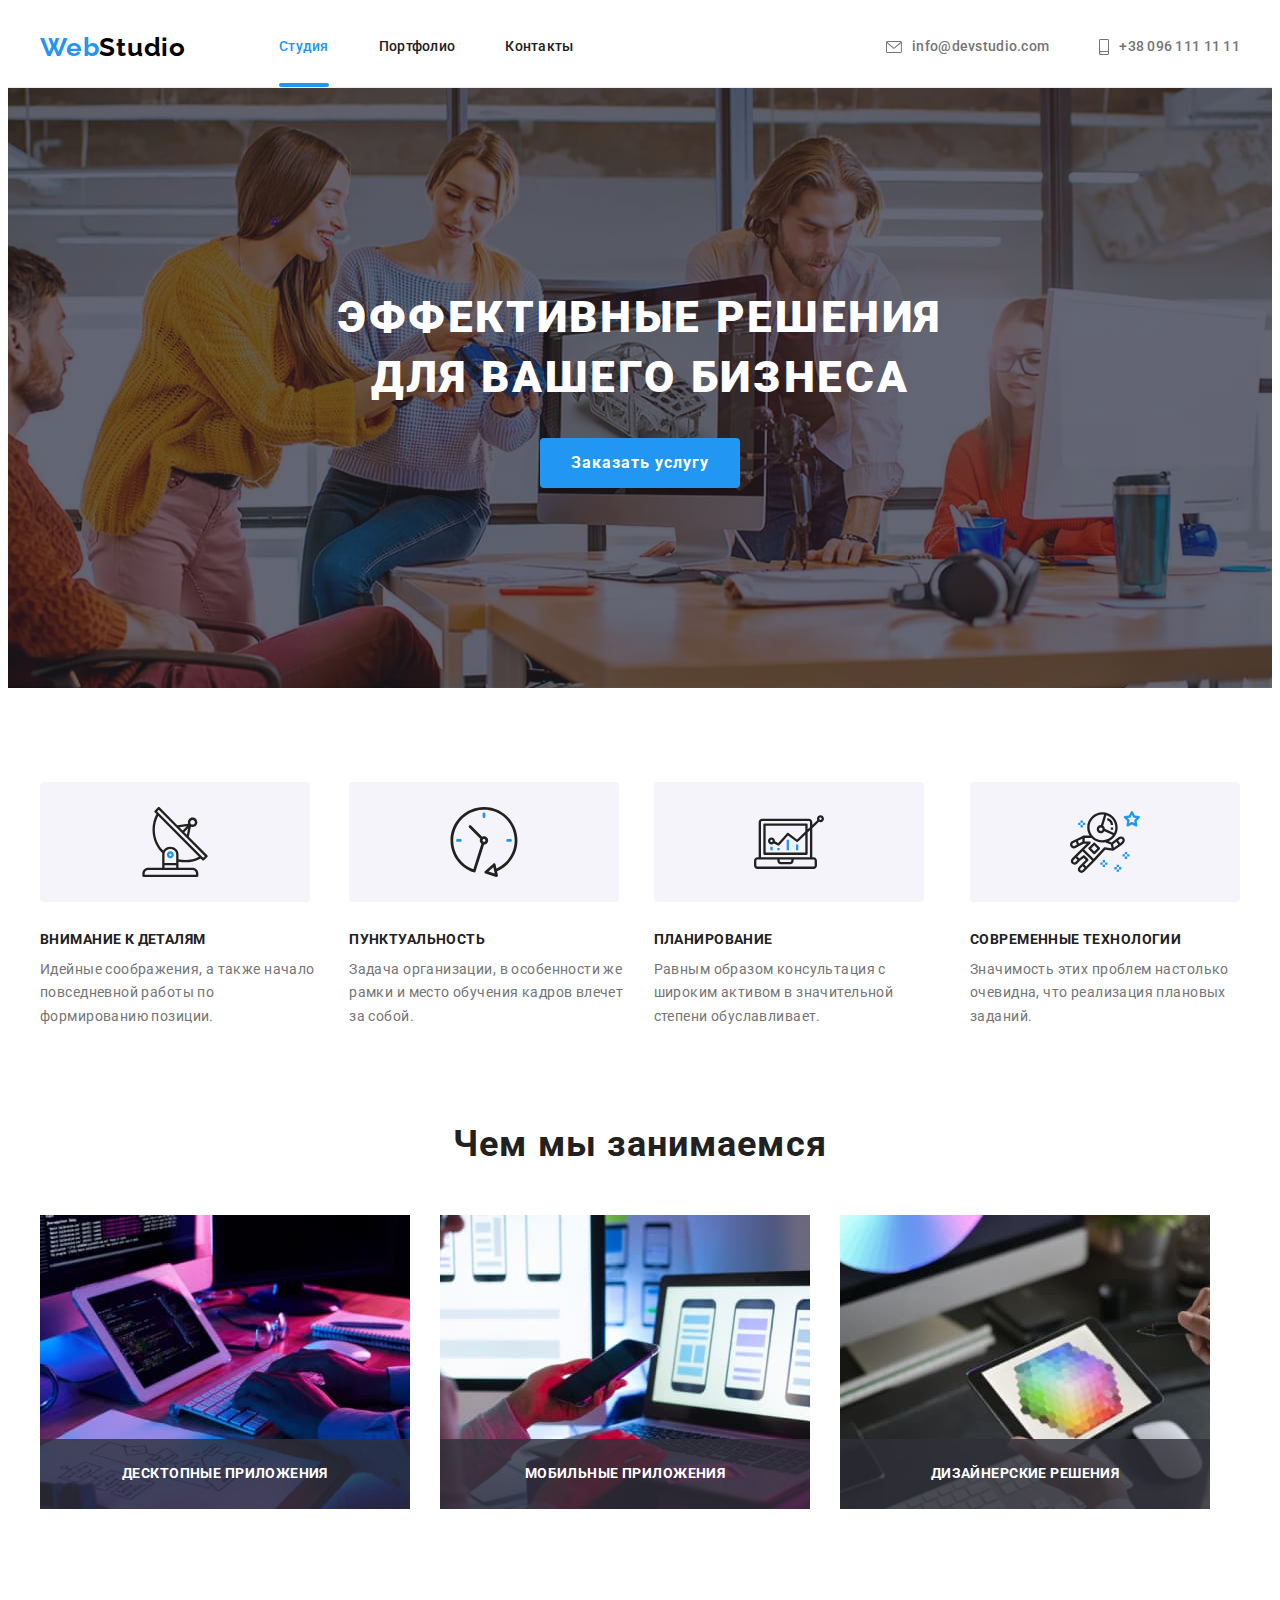
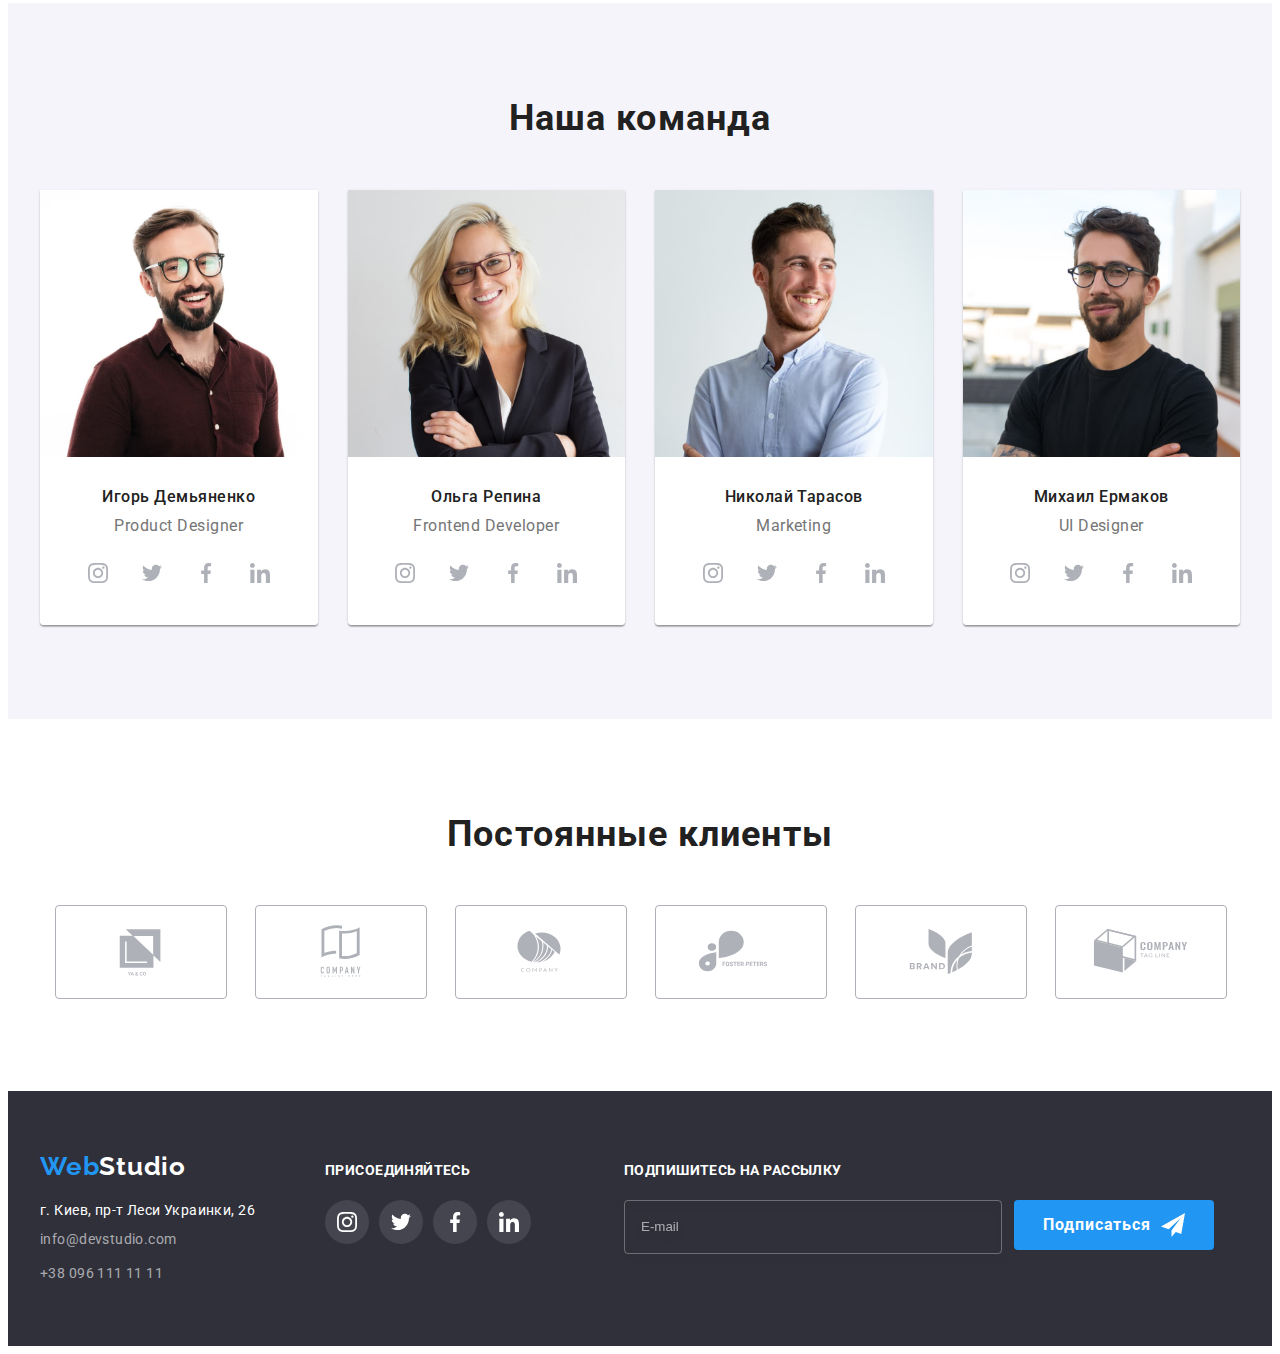
<file: index.html>
<!DOCTYPE html>
<html lang="ru">
<head>
    <meta charset="UTF-8">
    <meta http-equiv="X-UA-Compatible" content="IE=edge">
    <meta name="viewport" content="width=device-width, initial-scale=1.0">
    <link rel="preconnect" href="https://fonts.googleapis.com"> 
    <link rel="preconnect" href="https://fonts.gstatic.com" crossorigin> 
    <link href="https://fonts.googleapis.com/css2?family=Raleway:wght@700&family=Roboto:wght@400;500;700;900&display=swap" rel="stylesheet">
    
    <title>WebStudio</title>
    <link rel="stylesheet" href="https://cdnjs.cloudflare.com/ajax/libs/modern-normalize/1.1.0/modern-normalize.min.css" integrity="sha512-wpPYUAdjBVSE4KJnH1VR1HeZfpl1ub8YT/NKx4PuQ5NmX2tKuGu6U/JRp5y+Y8XG2tV+wKQpNHVUX03MfMFn9Q==" crossorigin="anonymous" referrerpolicy="no-referrer" />
    <link rel="stylesheet" href="./css/main.min.css">
</head>

<body>

    <!--Хедер-->
    <header class="header">
        <div class="container header__container">

            <nav class="nav">
                
                <a class="logo header__logo link" href="./index.html"><span class="logo__accent">Web</span>Studio</a>
                
                <ul class="nav__list list">
                    <li class="nav__item"><a class="nav__link link nav__link--current" href="./index.html">Студия</a></li>
                    <li class="nav__item"><a class="nav__link link" href="./portfolio.html">Портфолио</a></li>
                    <li class="nav__item"><a class="nav__link link" href="">Контакты</a></li>
                </ul> 
                    
            </nav>
            
            <ul class="contact list">
                    <li class="contact__item">
                        <a class="contact__link link" href="mailto:info@devstudio.com">
                            <svg class="contact__icon" width="16" height="12">
                                <use href="./images/icons.svg#icon-mail"></use>
                            </svg>info@devstudio.com
                        </a>
                    </li>
                    <li class="contact__item">
                        <a class="contact__link link" href="tel:+380961111111">
                            <svg class="contact__icon" width="10" height="16">
                                <use href="./images/icons.svg#icon-tel"></use>
                            </svg>+38 096 111 11 11
                        </a>
                    </li>
            </ul>
            
        </div>
    </header>
    
    <main>

        <!--Герой-->
        <section class="hero">
            <div class="container">
                <h1 class="hero__title">Эффективные решения для вашего бизнеса</h1>
                <button type="button" class="btn" data-modal-open>Заказать услугу</button>
            </div>
        </section>
        

        <!--Наши преимущества-->
        <section class="benefits">
            <div class="container">
                <h2 class="visually-hidden">Наши приимущества</h2>

                <ul class="benefits-list list">
                    <li class="benefits-list__item">
                        <div class="benefits-box">
                            <svg class="benefits-box__icon" width="70" height="70">
                                <use href="./images/icons.svg#icon-antenna"></use>
                            </svg>
                        </div>
                        <h3 class="benefits-list__title">Внимание к деталям</h3>

                        <p class="benefits-list__text">Идейные соображения, а также начало повседневной работы по формированию позиции.</p>
                    </li>
                    <li class="benefits-list__item">
                        <div class="benefits-box">
                            <svg class="benefits-box__icon" width="70" height="70">
                                <use href="./images/icons.svg#icon-clock"></use>
                            </svg>
                        </div>
                        <h3 class="benefits-list__title">Пунктуальность</h3>
                    
                        <p class="benefits-list__text">Задача организации, в особенности же рамки и место обучения кадров влечет за собой.</p>
                    </li>
                    <li class="benefits-list__item">
                        <div class="benefits-box">
                            <svg class="benefits-box__icon" width="70" height="70">
                                <use href="./images/icons.svg#icon-diagram"></use>
                            </svg>
                        </div>
                        <h3 class="benefits-list__title">Планирование</h3>
                    
                        <p class="benefits-list__text">Равным образом консультация с широким активом в значительной степени обуславливает.</p>
                    </li>
                    <li class="benefits-list__item">
                        <div class="benefits-box">
                            <svg class="benefits-box__icon" width="70" height="70">
                                <use href="./images/icons.svg#icon-astronaut"></use>
                            </svg>
                        </div>
                        <h3 class="benefits-list__title">Современные технологии</h3>
                    
                        <p class="benefits-list__text">Значимость этих проблем настолько очевидна, что реализация плановых заданий.</p>
                    </li>
                </ul>
            </div>
        </section>

        <!--Чем мы занимаемся-->
        <section class="work">
            <div class="container">
                <h2 class="work__title">Чем мы занимаемся</h2>

                <ul class="work-list list">
                    <li class="work-list__item">
                        <div class="work-list__box">
                            <img src="./images/box-1.jpg" alt="разработка десктопных приложений" width="370">
                            <p class="work-list__text">Десктопные приложения</p>
                        </div>
                    </li>
                    <li class="work-list__item">
                        <div class="work-list__box">
                            <img src="./images/box-2.jpg" alt="разработка мобильных приложений" width="370">
                            <p class="work-list__text">Мобильные приложения</p>
                        </div>    
                    </li>
                    <li class="work-list__item">
                        <div class="work-list__box">
                            <img src="./images/box-3.jpg" alt="разработка дизайнерских решений" width="370">
                            <p class="work-list__text">Дизайнерские решения</p>
                        </div>    
                    </li>
                </ul>
            </div>
        </section>

        <!--Наша команда-->
        <section class="team">
            <div class="container">

                <h2 class="team__title">Наша команда</h2>

                <ul class="team-list list">
                    <li class="team-list__item">
                        <img src="./images/foto-1.jpg" alt="фото Игоря Демьяненко" width="270">
                        <div class="team-list__card">
                            <h3 class="team-list__title">Игорь Демьяненко</h3>
                            <p lang="en" class="team-list__text">Product Designer</p>
                            <ul class="soc-list list">
                                <li class="soc-list__item">
                                    <a href="" class="soc-list__link link">
                                        <svg class="soc-list__icon" width="20" height="20">
                                            <use href="./images/icons.svg#icon-instagram"></use>
                                        </svg>
                                    </a>
                                </li>
                                <li class="soc-list__item">
                                    <a href="" class="soc-list__link link">
                                        <svg class="soc-list__icon" width="20" height="20">
                                            <use href="./images/icons.svg#icon-twitter"></use>
                                        </svg>
                                    </a>
                                </li>
                                <li class="soc-list__item">
                                    <a href="" class="soc-list__link link">
                                        <svg class="soc-list__icon" width="20" height="20">
                                            <use href="./images/icons.svg#icon-facebook"></use>
                                        </svg>
                                    </a>
                                </li>
                                <li class="soc-list__item">
                                    <a href="" class="soc-list__link link">
                                        <svg class="soc-list__icon" width="20" height="20">
                                            <use href="./images/icons.svg#icon-linkedin"></use>
                                        </svg>
                                    </a>
                                </li>
                            </ul>
                        </div>
                    </li>
                    <li class="team-list__item">
                        <img src="./images/foto-2.jpg" alt="фото Ольги Репиной" width="270">
                        <div class="team-list__card">
                            <h3 class="team-list__title">Ольга Репина</h3>
                            <p lang="en" class="team-list__text">Frontend Developer</p>
                            <ul class="soc-list list">
                                <li class="soc-list__item">
                                    <a href="" class="soc-list__link link">
                                        <svg class="soc-list__icon" width="20" height="20">
                                            <use href="./images/icons.svg#icon-instagram"></use>
                                        </svg>
                                    </a>
                                </li>
                                <li class="soc-list__item">
                                    <a href="" class="soc-list__link link">
                                        <svg class="soc-list__icon" width="20" height="20">
                                            <use href="./images/icons.svg#icon-twitter"></use>
                                        </svg>
                                    </a>
                                </li>
                                <li class="soc-list__item">
                                    <a href="" class="soc-list__link link">
                                        <svg class="soc-list__icon" width="20" height="20">
                                            <use href="./images/icons.svg#icon-facebook"></use>
                                        </svg>
                                    </a>
                                </li>
                                <li class="soc-list__item">
                                    <a href="" class="soc-list__link link">
                                        <svg class="soc-list__icon" width="20" height="20">
                                            <use href="./images/icons.svg#icon-linkedin"></use>
                                        </svg>
                                    </a>
                                </li>
                            </ul>
                        </div>
                    </li>
                    <li class="team-list__item">
                        <img src="./images/foto-3.jpg" alt="фото Николая Тарасова" width="270">
                        <div class="team-list__card">
                            <h3 class="team-list__title">Николай Тарасов</h3>
                            <p lang="en" class="team-list__text">Marketing</p>
                            <ul class="soc-list list">
                                <li class="soc-list__item">
                                    <a href="" class="soc-list__link link">
                                        <svg class="soc-list__icon" width="20" height="20">
                                            <use href="./images/icons.svg#icon-instagram"></use>
                                        </svg>
                                    </a>
                                </li>
                                <li class="soc-list__item">
                                    <a href="" class="soc-list__link link">
                                        <svg class="soc-list__icon" width="20" height="20">
                                            <use href="./images/icons.svg#icon-twitter"></use>
                                        </svg>
                                    </a>
                                </li>
                                <li class="soc-list__item">
                                    <a href="" class="soc-list__link link">
                                        <svg class="soc-list__icon" width="20" height="20">
                                            <use href="./images/icons.svg#icon-facebook"></use>
                                        </svg>
                                    </a>
                                </li>
                                <li class="soc-list__item">
                                    <a href="" class="soc-list__link link">
                                        <svg class="soc-list__icon" width="20" height="20">
                                            <use href="./images/icons.svg#icon-linkedin"></use>
                                        </svg>
                                    </a>
                                </li>
                            </ul>
                        </div>
                    </li>
                    <li class="team-list__item">
                        <img src="./images/foto-4.jpg" alt="фото Михаила Ермакова" width="270">
                        <div class="team-list__card">
                            <h3 class="team-list__title">Михаил Ермаков</h3>
                            <p lang="en" class="team-list__text">UI Designer</p>
                            <ul class="soc-list list">
                                <li class="soc-list__item">
                                    <a href="" class="soc-list__link link">
                                        <svg class="soc-list__icon" width="20" height="20">
                                            <use href="./images/icons.svg#icon-instagram"></use>
                                        </svg>
                                    </a>
                                </li>
                                <li class="soc-list__item">
                                    <a href="" class="soc-list__link link">
                                        <svg class="soc-list__icon" width="20" height="20">
                                            <use href="./images/icons.svg#icon-twitter"></use>
                                        </svg>
                                    </a>
                                </li>
                                <li class="soc-list__item">
                                    <a href="" class="soc-list__link link">
                                        <svg class="soc-list__icon" width="20" height="20">
                                            <use href="./images/icons.svg#icon-facebook"></use>
                                        </svg>
                                    </a>
                                </li>
                                <li class="soc-list__item">
                                    <a href="" class="soc-list__link link">
                                        <svg class="soc-list__icon" width="20" height="20">
                                            <use href="./images/icons.svg#icon-linkedin"></use>
                                        </svg>
                                    </a>
                                </li>
                            </ul>
                        </div>
                    </li>
                </ul>
            </div>
        </section>

        <!--Постоянные клиенты-->
        <section class="clients">
            <div class="container">
                <h2 class="clients__title">Постоянные клиенты</h2>
                <ul class="clients__list list">
                    <li class="clients__item">
                        <a href="" class="clients__link">
                            <svg class="clients__icon" width="106" height="60">
                                <use href="./images/icons.svg#icon-client1"></use>
                            </svg>
                        </a>
                    </li>
                    <li class="clients__item">
                        <a href=""  class="clients__link">
                            <svg class="clients__icon" width="106" height="60">
                                <use href="./images/icons.svg#icon-client2"></use>
                            </svg>
                        </a>
                    </li>
                    <li class="clients__item">
                        <a href=""  class="clients__link">
                            <svg class="clients__icon" width="106" height="60">
                                <use href="./images/icons.svg#icon-client3"></use>
                            </svg>
                        </a>
                    </li>
                    <li class="clients__item">
                        <a href=""  class="clients__link">
                            <svg class="clients__icon" width="106" height="60">
                                <use href="./images/icons.svg#icon-client4"></use>
                            </svg>
                        </a>
                    </li>
                    <li class="clients__item">
                        <a href=""  class="clients__link">
                            <svg class="clients__icon" width="106" height="60">
                                <use href="./images/icons.svg#icon-client5"></use>
                            </svg>
                        </a>
                    </li>
                    <li class="clients__item">
                        <a href=""  class="clients__link">
                            <svg class="clients__icon" width="106" height="60">
                                <use href="./images/icons.svg#icon-client6"></use>
                            </svg>
                        </a>
                    </li>
                </ul>
            </div> 
        </section>
    </main>

    <!--Футер-->
    <footer class="footer">
        <div class="container footer__container">
            <div class="footer-address">
                <a class="logo footer__logo link" href="./index.html"><span class="logo__accent">Web</span>Studio</a>

                <address class="footer-address__address">
                    <ul class="footer-address__list list">
                        <li class="footer-address__item"><a class="footer-address__location link" href="https://goo.gl/maps/ZwB9ssRZyBHwh2qP6" target="_blank" rel="noreferrer noopener nofollow">г. Киев, пр-т Леси Украинки, 26</a></li>
                        <li class="footer-address__item"><a class="footer-address__contact link" href="mailto:info@devstudio.com">info@devstudio.com</a></li>
                        <li class="footer-address__item"><a class="footer-address__contact link" href="tel:+380961111111">+38 096 111 11 11</a></li>
                    </ul>   
                </address>
            </div>
            <div class="footer-join">
                <h3 class="footer__title">присоединяйтесь</h3>
                <ul class="footer-join__list list">
                    <li class="footer-join__item">
                        <a class="footer-join__link link">
                            <svg class="footer-join__icon" width="20" height="20">
                                <use href="./images/icons.svg#icon-instagram"></use>
                            </svg>
                        </a>
                    </li>
                    <li class="footer-join__item">
                        <a class="footer-join__link link">
                            <svg class="footer-join__icon" width="20" height="20">
                                <use href="./images/icons.svg#icon-twitter"></use>
                            </svg>
                        </a>
                    </li>
                    <li class="footer-join__item">
                        <a class="footer-join__link link">
                            <svg class="footer-join__icon" width="20" height="20">
                                <use href="./images/icons.svg#icon-facebook"></use>
                            </svg>
                        </a>
                    </li>
                    <li class="footer-join__item">
                        <a class="footer-join__link link">
                            <svg class="footer-join__icon" width="20" height="20">
                                <use href="./images/icons.svg#icon-linkedin"></use>
                            </svg>
                        </a>
                    </li>
                </ul>
            </div>
            <div class="footer-subscribe">
                <h3 class="footer__title">Подпишитесь на рассылку</h3>
                <form class="footer-subscribe__form">
                    <input type="email" name="user-email" placeholder="E-mail" class="footer-subscribe__input">
                    <button type="submit" class="btn footer-subscribe__btn">
                        <span class="footer-subscribe__btn-text">Подписаться</span>
                       <svg class="footer-subscribe__btn-icon" width="24" height="24">
                            <use href="./images/icons.svg#icon-icon-send"></use>
                        </svg> 
                    </button>
                </form>
            </div>
        </div>
    </footer>

    <!---Модальное окно------------------------------------------->
    <div class="backdrop is-hidden" data-modal>
        <div class="modal">
            <button type="button" class="modal-close-btn" data-modal-close>
                <svg class="modal-close-icon" width="18" height="18">
                   <use href="./images/icons.svg#icon-close-modal"></use>
                </svg>
            </button>
            <p class="modal-title">Оставьте свои данные, мы вам перезвоним</p>
            <form class="modal-form">
                <div class="modal-field-wrap">
                    <label for="user-name" class="modal-label">Имя</label>
                    <div class="input-wrap">
                        <input type="text" name="user-name" id="user-name" class="modal-input">
                        <svg class="input-icon" width="18" height="18">
                            <use href="./images/icons.svg#icon-modal-person"></use>
                        </svg>
                    </div> 
                </div>
                
                <div class="modal-field-wrap">
                    <label for="user-tel" class="modal-label">Телефон</label>
                    <div class="input-wrap">
                        <input type="tel" name="user-tel" id="user-tel" class="modal-input">
                        <svg class="input-icon" width="18" height="18">
                            <use href="./images/icons.svg#icon-modal-phone"></use>
                        </svg>
                    </div>
                </div>
                
                <div class="modal-field-wrap">
                    <label for="user-email" class="modal-label">Почта</label>
                    <div class="input-wrap">
                        <input type="email" name="user-email" id="user-email" class="modal-input">
                        <svg class="input-icon" width="18" height="18">
                            <use href="./images/icons.svg#icon-modal-email"></use>
                        </svg> 
                    </div>
                </div>
                
                <div class="modal-field-wrap textarea-wrap">
                    <label for="user-comment" class="modal-label">Комментарий</label>
                    <textarea name="user-comment" id="user-comment" class="modal-textarea" placeholder="Введите текст"
                    ></textarea>
                </div>
                <div class="modal-field-wrap chekcbox-wrap">
                    <input type="checkbox" name="privacy" value="true" class="modal-checkbox visually-hidden" id="privacy"/>
                    <label for="privacy" class="check-text">
                        <span>
                            <svg class="check-icon" width="11" height="8">
                                <use href="./images/icons.svg#icon-check"></use>
                            </svg>
                        </span>Соглашаюсь с рассылкой и принимаю<a href="" class="modal-form-link">Условия договора</a>
                    </label>
                </div>
                <button type="submit" class="btn">Отправить</button>
            </form>
        </div>
    </div>
    <script src="./js/modal.js"></script>
</body>
</html>
</file>
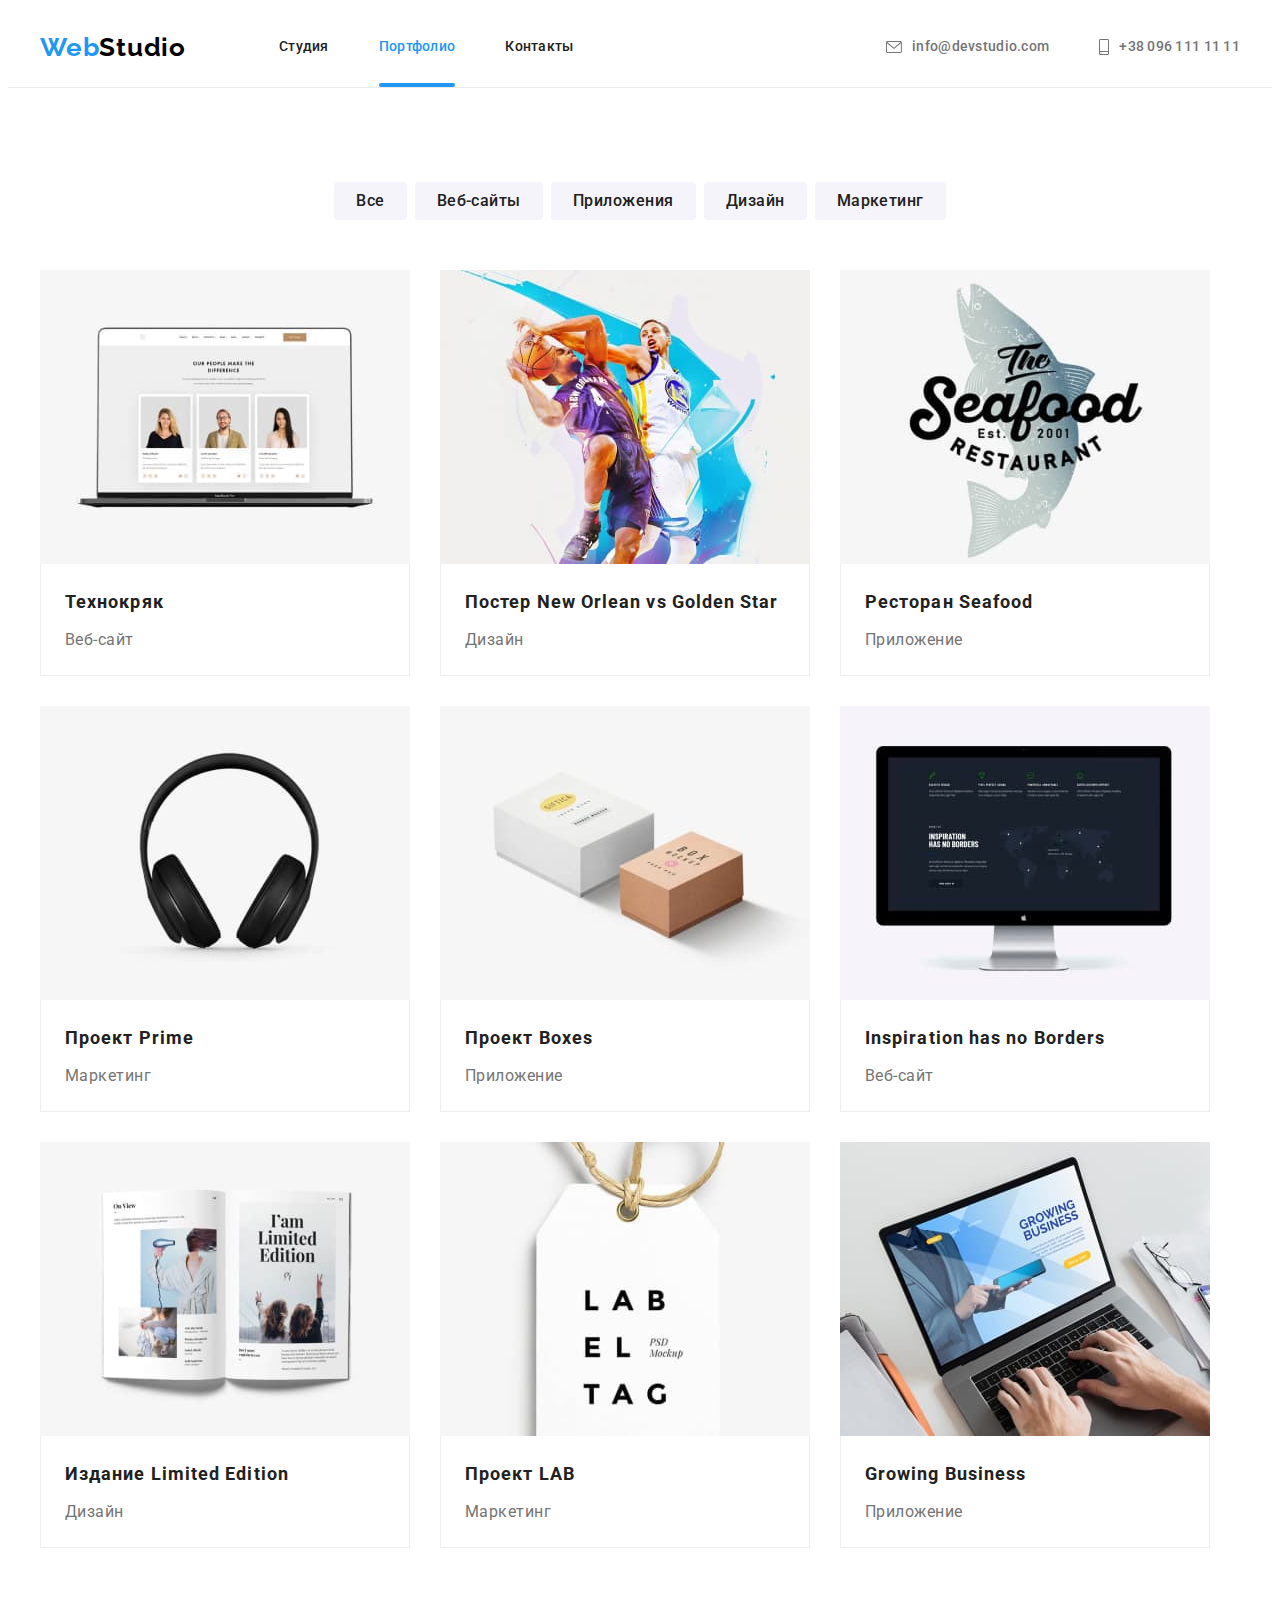
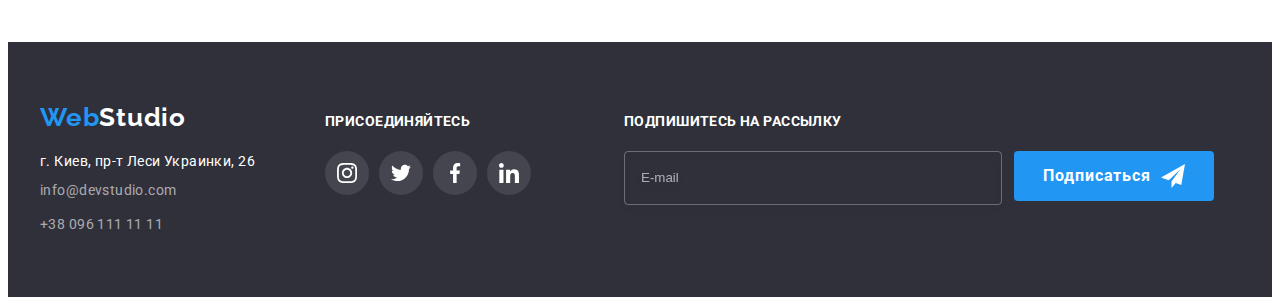
<file: portfolio.html>
<!DOCTYPE html>
<html lang="en">
<head>
    <meta charset="UTF-8">
    <meta http-equiv="X-UA-Compatible" content="IE=edge">
    <meta name="viewport" content="width=device-width, initial-scale=1.0">
    <link rel="preconnect" href="https://fonts.googleapis.com"> 
    <link rel="preconnect" href="https://fonts.gstatic.com" crossorigin> 
    <link href="https://fonts.googleapis.com/css2?family=Raleway:wght@700&family=Roboto:wght@400;500;700;900&display=swap" rel="stylesheet">
    
    <title>Portfolio</title>
    <link rel="stylesheet" href="https://cdnjs.cloudflare.com/ajax/libs/modern-normalize/1.1.0/modern-normalize.min.css" integrity="sha512-wpPYUAdjBVSE4KJnH1VR1HeZfpl1ub8YT/NKx4PuQ5NmX2tKuGu6U/JRp5y+Y8XG2tV+wKQpNHVUX03MfMFn9Q==" crossorigin="anonymous" referrerpolicy="no-referrer" />
    <link rel="stylesheet" href="./css/main.min.css" >
</head>
<body>

    <!--Хедер-->
    <header class="header">
        <div class="container header__container">

            <nav class="nav">
                
                <a class="logo header__logo link" href="./index.html"><span class="logo__accent">Web</span>Studio</a>
                
                <ul class="nav__list list">
                    <li class="nav__item"><a class="nav__link link" href="./index.html">Студия</a></li>
                    <li class="nav__item"><a class="nav__link link nav__link--current" href="./portfolio.html">Портфолио</a></li>
                    <li class="nav__item"><a class="nav__link link" href="">Контакты</a></li>
                </ul> 
                    
            </nav>
            
            <ul class="contact list">
                    <li class="contact__item">
                        <a class="contact__link link" href="mailto:info@devstudio.com">
                            <svg class="contact__icon" width="16" height="12">
                                <use href="./images/icons.svg#icon-mail"></use>
                            </svg>info@devstudio.com
                        </a>
                    </li>
                    <li class="contact__item">
                        <a class="contact__link link" href="tel:+380961111111">
                            <svg class="contact__icon" width="10" height="16">
                                <use href="./images/icons.svg#icon-tel"></use>
                            </svg>+38 096 111 11 11
                        </a>
                    </li>
            </ul>
            
        </div>
    </header>
    
    <main>

        <!--Портфолио-->
        <section class="portfolio">
            <div class="container">

                <h1 class="visually-hidden">Портфолио</h1>

                <ul class="portfolio-filter__list list">
                    <li class="portfolio-filter__item"><button type="button" class="portfolio-filter__btn">Все</button></li>
                    <li class="portfolio-filter__item"><button type="button" class="portfolio-filter__btn">Веб-сайты</button></li>
                    <li class="portfolio-filter__item"><button type="button" class="portfolio-filter__btn">Приложения</button></li>
                    <li class="portfolio-filter__item"><button type="button" class="portfolio-filter__btn">Дизайн</button></li>
                    <li class="portfolio-filter__item"><button type="button" class="portfolio-filter__btn">Маркетинг</button></li>
                </ul>

                <ul class="portfolio-list list">
                    <li class="portfolio-list__item">
                        <a href="" class="portfolio-list__link link">
                            <div class="portfolio-list__picture">
                                <img src="./images/portfolio-1.jpg" alt="Образец веб-сайта" width="370">
                                <p class="portfolio-list__picture-text">Ресурс предлагает комплексные предложения с разным уровнем функционала и сервисов. Все это позволит посетителю получить исчерпывающие сведения о компании или частном лице.</p>
                            </div>
                            <div class="portfolio-list__card">
                                <h2 class="portfolio-list__card-title">Технокряк</h2>
                                <p class="portfolio-list__card-text">Веб-сайт</p>
                            </div>
                        </a>
                    </li>
                    <li class="portfolio-list__item">
                        <a href="" class="portfolio-list__link link">
                            <div class="portfolio-list__picture">
                                <img src="./images/portfolio-2.jpg" alt="Образец дизайна" width="370">
                                <p class="portfolio-list__picture-text">Ресурс предлагает комплексные предложения с разным уровнем функционала и сервисов. Все это позволит посетителю получить исчерпывающие сведения о компании или частном лице.</p>
                            </div>
                            <div class="portfolio-list__card">
                                <h2 class="portfolio-list__card-title">Постер <span lang="en">New Orlean vs Golden Star</span></h2>
                                <p class="portfolio-list__card-text">Дизайн</p>
                            </div>
                        </a>
                    </li>
                    <li class="portfolio-list__item">
                        <a href="" class="portfolio-list__link link">
                            <div class="portfolio-list__picture">
                                <img src="./images/portfolio-3.jpg" alt="Образец приложения" width="370">
                                <p class="portfolio-list__picture-text">Ресурс предлагает комплексные предложения с разным уровнем функционала и сервисов. Все это позволит посетителю получить исчерпывающие сведения о компании или частном лице.</p>
                            </div>
                            <div class="portfolio-list__card">
                                <h2 class="portfolio-list__card-title">Ресторан <span lang="en">Seafood</span></h2>
                                <p class="portfolio-list__card-text">Приложение</p>
                            </div>
                        </a>
                    </li>
                    <li class="portfolio-list__item">
                        <a href="" class="portfolio-list__link link">
                            <div class="portfolio-list__picture">
                                <img src="./images/portfolio-4.jpg" alt="Образец маркетинга" width="370">
                                <p class="portfolio-list__picture-text">Ресурс предлагает комплексные предложения с разным уровнем функционала и сервисов. Все это позволит посетителю получить исчерпывающие сведения о компании или частном лице.</p>
                            </div>
                            <div class="portfolio-list__card">
                                <h2 class="portfolio-list__card-title">Проект <span lang="en">Prime</span></h2>
                                <p class="portfolio-list__card-text">Маркетинг</p>
                            </div>
                        </a>
                    </li>
                    <li class="portfolio-list__item">
                        <a href="" class="portfolio-list__link link">
                            <div class="portfolio-list__picture">
                                <img src="./images/portfolio-5.jpg" alt="Образец приложения" width="370">
                                <p class="portfolio-list__picture-text">Ресурс предлагает комплексные предложения с разным уровнем функционала и сервисов. Все это позволит посетителю получить исчерпывающие сведения о компании или частном лице.</p>
                            </div>
                            <div class="portfolio-list__card">
                                <h2 class="portfolio-list__card-title">Проект <span lang="en">Boxes</span></h2>
                                <p class="portfolio-list__card-text">Приложение</p>
                            </div>
                        </a>
                    </li>
                    <li class="portfolio-list__item">
                        <a href="" class="portfolio-list__link link">
                            <div class="portfolio-list__picture">
                                <img src="./images/portfolio-6.jpg" alt="Образец веб-сайта" width="370">
                                <p class="portfolio-list__picture-text">Ресурс предлагает комплексные предложения с разным уровнем функционала и сервисов. Все это позволит посетителю получить исчерпывающие сведения о компании или частном лице.</p>
                            </div>
                            <div class="portfolio-list__card">
                                <h2 lang="en" class="portfolio-list__card-title">Inspiration has no Borders</h2>
                                <p class="portfolio-list__card-text">Веб-сайт</p>
                            </div>
                        </a>
                    </li>
                    <li class="portfolio-list__item">
                        <a href="" class="portfolio-list__link link">
                            <div class="portfolio-list__picture">
                                <img src="./images/portfolio-7.jpg" alt="Образец дизайна" width="370">
                                <p class="portfolio-list__picture-text">Ресурс предлагает комплексные предложения с разным уровнем функционала и сервисов. Все это позволит посетителю получить исчерпывающие сведения о компании или частном лице.</p>
                            </div>
                            <div class="portfolio-list__card">
                                <h2 class="portfolio-list__card-title">Издание <span lang="en">Limited Edition</span></h2>
                                <p class="portfolio-list__card-text">Дизайн</p>
                            </div>
                        </a>
                    </li>
                    <li class="portfolio-list__item">
                        <a href="" class="portfolio-list__link link">
                            <div class="portfolio-list__picture">
                                <img src="./images/portfolio-8.jpg" alt="Образец маркетинга" width="370">
                                <p class="portfolio-list__picture-text">Ресурс предлагает комплексные предложения с разным уровнем функционала и сервисов. Все это позволит посетителю получить исчерпывающие сведения о компании или частном лице.</p>
                            </div>
                            <div class="portfolio-list__card">
                                <h2 class="portfolio-list__card-title">Проект <span lang="en">LAB</span></h2>
                                <p class="portfolio-list__card-text">Маркетинг</p>
                            </div>
                        </a>
                    </li>
                    <li class="portfolio-list__item">
                        <a href="" class="portfolio-list__link link">
                            <div class="portfolio-list__picture">
                                <img src="./images/portfolio-9.jpg" alt="Образец приложения" width="370">
                                <p class="portfolio-list__picture-text">Ресурс предлагает комплексные предложения с разным уровнем функционала и сервисов. Все это позволит посетителю получить исчерпывающие сведения о компании или частном лице.</p>
                            </div>
                            <div class="portfolio-list__card">
                                <h2 lang="en" class="portfolio-list__card-title">Growing Business</h2>
                                <p class="portfolio-list__card-text">Приложение</p>
                            </div>
                        </a>
                    </li>
                </ul>
            </div>
        </section>
    </main>

    <!--Футер-->
    <footer class="footer">
        <div class="container footer__container">
            <div class="footer-address">
                <a class="logo footer__logo link" href="./index.html"><span class="logo__accent">Web</span>Studio</a>

                <address class="footer-address__address">
                    <ul class="footer-address__list list">
                        <li class="footer-address__item"><a class="footer-address__location link" href="https://goo.gl/maps/ZwB9ssRZyBHwh2qP6" target="_blank" rel="noreferrer noopener nofollow">г. Киев, пр-т Леси Украинки, 26</a></li>
                        <li class="footer-address__item"><a class="footer-address__contact link" href="mailto:info@devstudio.com">info@devstudio.com</a></li>
                        <li class="footer-address__item"><a class="footer-address__contact link" href="tel:+380961111111">+38 096 111 11 11</a></li>
                    </ul>   
                </address>
            </div>
            <div class="footer-join">
                <h3 class="footer__title">присоединяйтесь</h3>
                <ul class="footer-join__list list">
                    <li class="footer-join__item">
                        <a class="footer-join__link link">
                            <svg class="footer-join__icon" width="20" height="20">
                                <use href="./images/icons.svg#icon-instagram"></use>
                            </svg>
                        </a>
                    </li>
                    <li class="footer-join__item">
                        <a class="footer-join__link link">
                            <svg class="footer-join__icon" width="20" height="20">
                                <use href="./images/icons.svg#icon-twitter"></use>
                            </svg>
                        </a>
                    </li>
                    <li class="footer-join__item">
                        <a class="footer-join__link link">
                            <svg class="footer-join__icon" width="20" height="20">
                                <use href="./images/icons.svg#icon-facebook"></use>
                            </svg>
                        </a>
                    </li>
                    <li class="footer-join__item">
                        <a class="footer-join__link link">
                            <svg class="footer-join__icon" width="20" height="20">
                                <use href="./images/icons.svg#icon-linkedin"></use>
                            </svg>
                        </a>
                    </li>
                </ul>
            </div>
            <div class="footer-subscribe">
                <h3 class="footer__title">Подпишитесь на рассылку</h3>
                <form class="footer-subscribe__form">
                    <input type="email" name="user-email" placeholder="E-mail" class="footer-subscribe__input">
                    <button type="submit" class="btn footer-subscribe__btn">
                        <span class="footer-subscribe__btn-text">Подписаться</span>
                       <svg class="footer-subscribe__btn-icon" width="24" height="24">
                            <use href="./images/icons.svg#icon-icon-send"></use>
                        </svg> 
                    </button>
                </form>
            </div>
        </div>
    </footer>
</body>
</html>
</file>
<file: css/main.min.css>
:root{--main-text-color: #212121;--second-text-color: #757575;--third-text-color: #ffffff;--accent-color: #2196f3}p,h1,h2,h3,h4,h5,h6{margin:0}ul{margin:0;padding-left:0}img{display:block;width:100%;height:auto}body{font-family:"Roboto",sans-serif}.list{list-style:none}.link{text-decoration:none;display:block;cursor:pointer}.visually-hidden{position:absolute;white-space:nowrap;width:1px;height:1px;overflow:hidden;border:0;padding:0;clip:rect(0 0 0 0);clip-path:inset(50%);margin:-1px}.container{width:1200px;margin:0 auto;padding-left:15px;padding-right:15px}.logo{font-family:"Raleway";font-weight:700;font-size:26px;line-height:1.19;letter-spacing:.03em}.btn{font-family:inherit;font-weight:700;font-size:16px;line-height:1.88;text-align:center;letter-spacing:.06em;color:var(--third-text-color);background-color:var(--accent-color);cursor:pointer;min-width:200px;height:50px;padding:0;border:0;border-radius:4px;transition:background-color 250ms cubic-bezier(0.4, 0, 0.2, 1)}.btn:hover,.btn:focus{background-color:#188ce8}.backdrop{width:100vw;height:100vh;background-color:rgba(0,0,0,.2);position:fixed;top:0;transition-property:opacity,visibility;transition-duration:250ms;transition-timing-function:cubic-bezier(0.4, 0, 0.2, 1)}.backdrop.is-hidden .modal{transform:translate(-50%, -50%) scale(0) skew(90deg)}.is-hidden{visibility:hidden;opacity:0;pointer-events:none}.modal{width:528px;height:581px;background-color:var(--third-text-color);border-radius:4px;box-shadow:0px 1px 3px rgba(0,0,0,.12),0px 1px 1px rgba(0,0,0,.14),0px 2px 1px rgba(0,0,0,.2);padding:40px;text-align:center;position:absolute;top:50%;left:50%;transform:translate(-50%, -50%) scale(1) skew(0);transition:transform 250ms cubic-bezier(0.4, 0, 0.2, 1)}.modal-close-btn{width:30px;height:30px;border:1px solid rgba(0,0,0,.1);background-color:var(--third-text-color);border-radius:50%;cursor:pointer;position:absolute;top:8px;right:8px;display:flex;align-items:center;justify-content:center;transition:fill 250ms cubic-bezier(0.4, 0, 0.2, 1)}.modal-close-btn:hover{fill:var(--accent-color)}.modal-title{font-weight:700;font-size:20px;line-height:1.15;text-align:center;letter-spacing:.03em;color:var(--main-text-color);margin-bottom:12px}.modal-field-wrap{margin-bottom:10px}.modal-label{font-weight:400;font-size:12px;line-height:14px;letter-spacing:.01em;color:var(--second-text-color);text-align:left;display:block;margin-bottom:4px}.modal-input{width:100%;height:40px;cursor:pointer;border:1px solid rgba(33,33,33,.2);border-radius:4px;padding-left:42px;outline:none;transition:border-color 250ms cubic-bezier(0.4, 0, 0.2, 1)}.modal-input:focus{border-color:var(--accent-color)}.modal-input:focus+.input-icon{fill:var(--accent-color)}.textarea-wrap{margin-bottom:20px}.modal-textarea{width:100%;height:120px;border:1px solid rgba(33,33,33,.2);border-radius:4px;display:block;padding:12px 16px;cursor:pointer;resize:none;outline:none;transition:border-color 250ms cubic-bezier(0.4, 0, 0.2, 1)}.modal-textarea:focus{border-color:var(--accent-color)}.modal-textarea::placeholder{font-weight:400;font-size:14px;line-height:1.14;letter-spacing:.01em;color:rgba(117,117,117,.5)}.input-wrap{position:relative}.input-icon{position:absolute;left:12px;top:50%;transform:translateY(-50%);transition:fill 250ms cubic-bezier(0.4, 0, 0.2, 1)}.check-text{font-weight:400;font-size:14px;line-height:1.71;letter-spacing:.03em;color:#757575;cursor:pointer;display:flex;justify-content:center;align-items:center}.modal-form-link{color:var(--accent-color);margin-left:4px}.check-text span{width:16px;height:15px;border:2px solid var(--main-text-color);border-radius:3px;margin-right:7px;display:flex;align-items:center;justify-content:center;transition:background-color 250ms cubic-bezier(0.4, 0, 0.2, 1),border-color 250ms cubic-bezier(0.4, 0, 0.2, 1)}.check-icon{fill:rgba(0,0,0,0);transition:fill 250ms cubic-bezier(0.4, 0, 0.2, 1)}.modal-checkbox:checked+.check-text span{background-color:var(--accent-color);border-color:rgba(0,0,0,0)}.modal-checkbox:checked+.check-text .check-icon{fill:#fff}.chekcbox-wrap{margin-bottom:30px}.header{background-color:var(--third-text-color);padding-top:24px;padding-bottom:24px;border-bottom:1px solid #ececec}.header__container{display:flex;align-items:center}.header__logo{color:#000;margin-right:93px}.logo__accent{color:var(--accent-color)}.nav{display:flex;align-items:center}.nav__list{display:flex}.nav__item:not(:last-child){margin-right:50px}.nav__link{font-weight:500;font-size:14px;line-height:1.14;letter-spacing:.02em;color:var(--main-text-color);position:relative;transition:color 250ms cubic-bezier(0.4, 0, 0.2, 1)}.nav__link:hover,.nav__link:focus{color:var(--accent-color)}.nav__link--current{color:var(--accent-color)}.nav__link--current::after{content:"";position:absolute;width:100%;height:4px;background-color:var(--accent-color);border-radius:2px;left:0;bottom:-32px}.contact{display:flex;margin-left:auto}.contact__item:not(:last-child){margin-right:50px}.contact__link{font-weight:500;font-size:14px;line-height:1.14;letter-spacing:.02em;color:var(--second-text-color);display:flex;align-items:center;transition:color 250ms cubic-bezier(0.4, 0, 0.2, 1)}.contact__link:hover,.contact__link:focus{color:var(--accent-color)}.contact__icon{margin-right:10px;fill:currentColor}.hero{background-color:#c4c4c4;padding-top:200px;padding-bottom:200px;text-align:center;background-image:linear-gradient(rgba(47, 48, 58, 0.4), rgba(47, 48, 58, 0.4)),url(../images/hero-bg.jpg);max-width:1600px;background-repeat:no-repeat;background-position:center;background-size:cover}.hero__title{font-weight:900;font-size:44px;line-height:1.36;text-align:center;letter-spacing:.06em;text-transform:uppercase;color:var(--third-text-color);margin-bottom:30px;width:696px;margin-left:auto;margin-right:auto}.benefits{background-color:var(--third-text-color);padding-top:94px;padding-bottom:47px}.benefits-list{display:flex}.benefits-list__item{min-width:270px}.benefits-list__item:not(:last-child){margin-right:30px}.benefits-box{background-color:#f5f4fa;width:270px;height:120px;border-radius:4px;margin-bottom:30px;display:flex;justify-content:center;align-items:center}.benefits-list__title{font-size:14px;line-height:1.14;letter-spacing:.03em;text-transform:uppercase;color:var(--main-text-color);margin-bottom:10px}.benefits-list__text{font-size:14px;line-height:1.71;letter-spacing:.03em;color:var(--second-text-color)}.work{background-color:var(--third-text-color);padding-top:47px;padding-bottom:94px}.work__title{font-size:36px;line-height:1.17;text-align:center;letter-spacing:.03em;color:var(--main-text-color);margin-bottom:50px}.work-list{display:flex}.work-list__item:not(:last-child){margin-right:30px}.work-list__box{position:relative}.work-list__text{font-weight:700;font-size:14px;line-height:1.14;text-align:center;letter-spacing:.03em;text-transform:uppercase;color:var(--third-text-color);position:absolute;bottom:0;background-color:rgba(47,48,58,.8);width:100%;height:70px;display:flex;justify-content:center;align-items:center}.team{background-color:#f5f4fa;padding-top:94px;padding-bottom:94px}.team__title{margin-bottom:50px;font-size:36px;line-height:1.17;text-align:center;letter-spacing:.03em;color:var(--main-text-color)}.team-list{display:flex}.team-list__item{background-color:var(--third-text-color);border-radius:0px 0px 4px 4px;box-shadow:0px 1px 3px rgba(0,0,0,.12),0px 1px 1px rgba(0,0,0,.14),0px 2px 1px rgba(0,0,0,.2)}.team-list__item:not(:last-child){margin-right:30px}.team-list__card{background-color:var(--third-text-color);padding-top:30px;padding-bottom:30px;text-align:center;border-radius:inherit}.team-list__title{font-weight:500;font-size:16px;line-height:1.19;text-align:center;letter-spacing:.03em;color:var(--main-text-color);margin-bottom:10px}.team-list__text{font-size:16px;line-height:1.19;text-align:center;letter-spacing:.03em;color:var(--second-text-color);margin-bottom:16px}.soc-list{display:flex;justify-content:center}.soc-list__item{width:44px;height:44px;margin-right:10px}.soc-list__item:last-child{margin-right:0}.soc-list__link{width:100%;height:100%;background-color:var(--third-text-color);border-radius:50%;display:flex;align-items:center;justify-content:center;fill:#afb1b8;transition-property:background-color,fill;transition-duration:250ms;transition-timing-function:cubic-bezier(0.4, 0, 0.2, 1)}.soc-list__link:hover,.soc-list__link:focus{background-color:var(--accent-color);fill:var(--third-text-color)}.clients{padding-top:94px;padding-bottom:94px}.clients__title{margin-bottom:50px;font-size:36px;line-height:1.17;text-align:center;letter-spacing:.03em;color:var(--main-text-color)}.clients__list{display:flex;justify-content:center}.clients__item{width:170px;height:92px;margin-right:30px}.clients__item:last-child{margin-right:0}.clients__link{width:100%;height:100%;border:1px solid #afb1b8;border-radius:4px;display:flex;align-items:center;justify-content:center;fill:#afb1b8;transition:border-color 250ms cubic-bezier(0.4, 0, 0.2, 1),fill 250ms cubic-bezier(0.4, 0, 0.2, 1)}.clients__link:hover,.clients__link:focus{border-color:var(--accent-color);fill:var(--accent-color)}.footer{background-color:#2f303a;padding-top:60px;padding-bottom:60px}.footer__container{display:flex;align-items:baseline}.footer__logo{color:var(--third-text-color);margin-bottom:20px}.footer-address{margin-right:70px}.footer-address__item:not(:last-child){margin-bottom:10px}.footer-address__location{font-style:normal;font-weight:400;font-size:14px;line-height:1.17;letter-spacing:.03em;color:var(--third-text-color);transition:color 250ms cubic-bezier(0.4, 0, 0.2, 1)}.footer-address__location:hover,.footer-address__location:focus{color:var(--accent-color)}.footer-address__contact{font-style:normal;font-weight:400;font-size:14px;line-height:1.71;letter-spacing:.03em;color:rgba(255,255,255,.6);transition:color 250ms cubic-bezier(0.4, 0, 0.2, 1)}.footer-address__contact:hover,.footer-address__contact:focus{color:var(--accent-color)}.footer-join{margin-right:93px}.footer__title{font-size:14px;line-height:1.34;letter-spacing:.03em;text-transform:uppercase;color:var(--third-text-color);margin-bottom:20px}.footer-join__list{display:flex;justify-content:center}.footer-join__item{width:44px;height:44px;margin-right:10px}.footer-join__item:last-child{margin-right:0}.footer-join__link{width:100%;height:100%;background-color:rgba(255,255,255,.1);border-radius:50%;display:flex;align-items:center;justify-content:center;fill:var(--third-text-color);transition:background-color 250ms cubic-bezier(0.4, 0, 0.2, 1)}.footer-join__link:hover,.footer-join__link:focus{background-color:var(--accent-color)}.footer-subscribe__form{display:flex}.footer-subscribe__input{width:358px;height:50px;color:rgba(255,255,255,.6);border:1px solid rgba(255,255,255,.3);filter:drop-shadow(0px 4px 4px rgba(0, 0, 0, 0.15));border-radius:4px;background-color:rgba(0,0,0,0);outline:none;padding-left:16px;margin-right:12px;transition:border-color 250ms cubic-bezier(0.4, 0, 0.2, 1)}.footer-subscribe__input:hover,.footer-subscribe__input:focus{border-color:#2196f3}.footer-subscribe__input::placeholder{color:rgba(255,255,255,.6)}.footer-subscribe__btn{display:flex;justify-content:center;align-items:center}.footer-subscribe__btn-text{margin-right:10px}.portfolio{padding-top:94px;padding-bottom:94px}.portfolio-filter__list{display:flex;justify-content:center;margin-bottom:50px}.portfolio-filter__item:not(:last-child){margin-right:8px}.portfolio-filter__btn{font-family:inherit;font-weight:500;font-size:16px;line-height:1.62;text-align:center;letter-spacing:.03em;color:var(--main-text-color);background-color:#f5f4fa;cursor:pointer;padding:6px 22px;border-radius:4px;border:0;transition-property:color,background-color,box-shadow;transition-duration:250ms;transition-timing-function:cubic-bezier(0.4, 0, 0.2, 1)}.portfolio-filter__btn:hover,.portfolio-filter__btn:focus{color:var(--third-text-color);background-color:var(--accent-color);box-shadow:0px 3px 1px rgba(0,0,0,.1),0px 1px 2px rgba(0,0,0,.08),0px 2px 2px rgba(0,0,0,.12)}.portfolio-list{display:flex;flex-wrap:wrap;margin:-15px}.portfolio-list__item{margin:15px}.portfolio-list__link{transition:filter 250ms cubic-bezier(0.4, 0, 0.2, 1)}.portfolio-list__link:hover,.portfolio-list__link:focus{filter:drop-shadow(0px 4px 4px rgba(0, 0, 0, 0.25))}.portfolio-list__link:hover .portfolio-list__picture-text{transform:translateY(0)}.portfolio-list__link:focus .portfolio-list__picture-text{transform:translateY(0)}.portfolio-list__picture{position:relative;overflow:hidden}.portfolio-list__picture-text{font-weight:400;font-size:18px;line-height:1.56;letter-spacing:.03em;color:var(--third-text-color);background-color:rgba(33,150,243,.9);padding:63px 24px;position:absolute;top:0;width:100%;height:100%;transform:translateY(101%);transition:transform 250ms cubic-bezier(0.4, 0, 0.2, 1)}.portfolio-list__card{background-color:var(--third-text-color);padding:20px 24px;text-align:left;border-left:1px solid #eee;border-right:1px solid #eee;border-bottom:1px solid #eee}.portfolio-list__card-title{font-size:18px;line-height:2;letter-spacing:.06em;color:var(--main-text-color);margin-bottom:5px}.portfolio-list__card-text{font-size:16px;line-height:1.88;letter-spacing:.03em;color:var(--second-text-color)}/*# sourceMappingURL=main.min.css.map */
</file>
